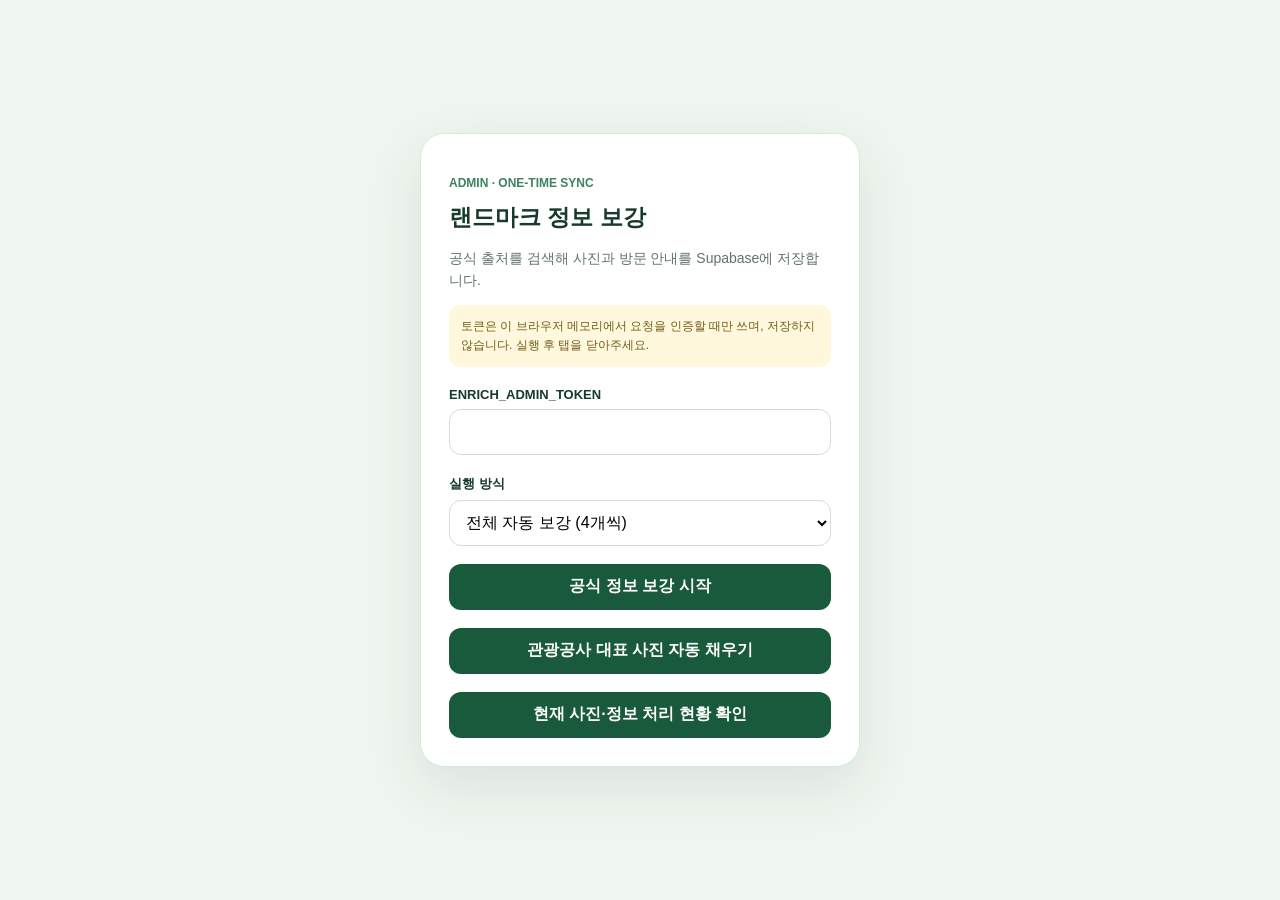
<file: prototype/admin-sync.html>
<!doctype html>
<html lang="ko">
  <head>
    <meta charset="UTF-8" />
    <meta name="viewport" content="width=device-width, initial-scale=1.0" />
    <meta name="robots" content="noindex,nofollow" />
    <title>대전갈까? · 랜드마크 데이터 보강</title>
    <style>
      :root{font-family:-apple-system,BlinkMacSystemFont,"Pretendard","Noto Sans KR",sans-serif;color:#173a2a;background:#eff6ef}*{box-sizing:border-box}body{margin:0;min-height:100vh;display:grid;place-items:center;padding:20px}.card{width:min(440px,100%);background:#fff;border:1px solid #d9e8dc;border-radius:24px;padding:28px;box-shadow:0 20px 55px #173a2a18}h1{font-size:23px;margin:0 0 8px}.eyebrow{color:#3d8360;font-size:12px;font-weight:800;margin-bottom:8px}p{color:#62736a;font-size:14px;line-height:1.6}label{display:block;font-size:13px;font-weight:800;margin:20px 0 7px}input,select,button{width:100%;min-height:46px;border-radius:12px;font:inherit}input,select{border:1px solid #cfe0d2;padding:0 12px;background:#fff}button{border:0;background:#195a3d;color:#fff;font-weight:800;margin-top:18px;cursor:pointer}button:disabled{opacity:.6;cursor:wait}.notice{padding:12px;border-radius:12px;background:#fff8dd;color:#735c19;font-size:12px;line-height:1.55}.result{display:none;white-space:pre-wrap;word-break:break-word;margin-top:16px;padding:12px;border-radius:12px;background:#f2f7f3;color:#325443;font:12px/1.55 ui-monospace,SFMono-Regular,Menlo,monospace}.result.show{display:block}.result.error{background:#fff0ee;color:#9e4139}
    </style>
  </head>
  <body>
    <main class="card">
      <p class="eyebrow">ADMIN · ONE-TIME SYNC</p>
      <h1>랜드마크 정보 보강</h1>
      <p>공식 출처를 검색해 사진과 방문 안내를 Supabase에 저장합니다.</p>
      <p class="notice">토큰은 이 브라우저 메모리에서 요청을 인증할 때만 쓰며, 저장하지 않습니다. 실행 후 탭을 닫아주세요.</p>
      <form id="syncForm">
        <label for="token">ENRICH_ADMIN_TOKEN</label>
        <input id="token" type="password" autocomplete="off" required />
        <label for="limit">실행 방식</label>
        <select id="limit"><option value="auto">전체 자동 보강 (4개씩)</option><option value="4">이번 4개만</option><option value="2">이번 2개만</option><option value="1">이번 1개만</option></select>
        <button id="submitButton" type="submit">공식 정보 보강 시작</button>
        <button id="ktoImageButton" type="button">관광공사 대표 사진 자동 채우기</button>
        <button id="statusButton" type="button">현재 사진·정보 처리 현황 확인</button>
      </form>
      <pre class="result" id="result" aria-live="polite"></pre>
    </main>
    <script>
      const form=document.querySelector('#syncForm');const token=document.querySelector('#token');const limit=document.querySelector('#limit');const button=document.querySelector('#submitButton');const ktoImageButton=document.querySelector('#ktoImageButton');const statusButton=document.querySelector('#statusButton');const result=document.querySelector('#result');
      const pause=(ms)=>new Promise((resolve)=>setTimeout(resolve,ms));
      async function enrichBatch(batchSize,secret){const response=await fetch(`/api/enrich-landmarks?limit=${encodeURIComponent(batchSize)}`,{method:'POST',headers:{Authorization:`Bearer ${secret}`}});const payload=await response.json().catch(()=>({}));if(!response.ok)throw new Error(payload.error||`HTTP ${response.status}`);return payload;}
      async function fillKtoImageBatch(secret){let lastError=null;for(let attempt=0;attempt<3;attempt+=1){try{const response=await fetch('/api/fill-landmark-images?limit=4',{method:'POST',headers:{Authorization:`Bearer ${secret}`}});const payload=await response.json().catch(()=>({}));if(response.ok)return payload;const error=new Error(payload.error||`HTTP ${response.status}`);if(![502,503,504].includes(response.status))throw error;lastError=error;}catch(error){lastError=error;if(!/HTTP (502|503|504)/.test(error.message))throw error;}await pause(1200*(attempt+1));}throw lastError||new Error('관광공사 사진 API 재시도 실패');}
      ktoImageButton.addEventListener('click',async()=>{if(!token.value){result.textContent='먼저 ENRICH_ADMIN_TOKEN을 입력해 주세요.';result.className='result show error';return;}const secret=token.value;let completed=0;let images=0;let lastPayload=null;ktoImageButton.disabled=true;button.disabled=true;limit.disabled=true;result.className='result show';try{do{result.textContent=`한국관광공사 관광지 대표 사진을 대조 중이에요…\n${completed}개 확인 · ${images}개 사진 확보\n탭을 닫지 말아주세요.`;lastPayload=await fillKtoImageBatch(secret);completed+=lastPayload.updated||0;images+=lastPayload.imagesFound||0;if((lastPayload.requested||0)===0||(lastPayload.remaining||0)===0)break;if((lastPayload.updated||0)<(lastPayload.requested||0))throw new Error('일부 항목 처리에 실패해 자동 실행을 멈췄어요.');await pause(350);}while(true);result.textContent=`관광공사 대표 사진 대조 완료\n${completed}개 확인 · ${images}개 공식 사진 저장\n\n${JSON.stringify(lastPayload,null,2)}`;}catch(error){result.textContent=`사진 자동 보강 중 ${completed}개 확인 · ${images}개 사진 저장\n\n요청 실패: ${error.message}`;result.className='result show error';}finally{ktoImageButton.disabled=false;button.disabled=false;limit.disabled=false;}});
      statusButton.addEventListener('click',async()=>{if(!token.value){result.textContent='먼저 ENRICH_ADMIN_TOKEN을 입력해 주세요.';result.className='result show error';return;}statusButton.disabled=true;result.className='result show';result.textContent='현재 처리 현황을 확인 중이에요…';try{const response=await fetch('/api/enrich-landmarks?status=true',{headers:{Authorization:`Bearer ${token.value}`}});const payload=await response.json().catch(()=>({}));if(!response.ok)throw new Error(payload.error||`HTTP ${response.status}`);result.textContent=`전체 ${payload.total}개 중 정보 보강 ${payload.enriched}개\n공식 사진 확보 ${payload.officialImages}개 · 사진 미확보 ${payload.withoutOfficialImage}개\n남은 보강 대상 ${payload.remaining}개\n\n${JSON.stringify(payload,null,2)}`;}catch(error){result.textContent=`현황 확인 실패: ${error.message}`;result.className='result show error';}finally{statusButton.disabled=false;}});
      form.addEventListener('submit',async(event)=>{event.preventDefault();const secret=token.value;const automatic=limit.value==='auto';button.disabled=true;limit.disabled=true;button.textContent=automatic?'전체 자동 보강 중…':'공식 정보 검색 중…';result.className='result show';let completed=0;let lastPayload=null;try{do{result.textContent=automatic?`랜드마크 ${completed}개 처리 완료. 다음 4개를 공식 출처로 확인 중이에요…\n탭을 닫지 말아주세요.`:'요청을 시작했어요. 최대 1분 정도 걸릴 수 있어요.';lastPayload=await enrichBatch(automatic?4:limit.value,secret);completed+=lastPayload.updated||0;if(!automatic)break;if((lastPayload.requested||0)===0||(lastPayload.remaining||0)===0)break;if((lastPayload.updated||0)<(lastPayload.requested||0))throw new Error('일부 항목 보강에 실패해 자동 실행을 멈췄어요. 결과를 확인한 뒤 다시 실행해 주세요.');await pause(350);}while(true);result.textContent=automatic?`전체 자동 보강 완료: ${completed}개 저장\n\n${JSON.stringify(lastPayload,null,2)}`:JSON.stringify(lastPayload,null,2);token.value='';}catch(error){result.textContent=`${automatic?`자동 보강 중 ${completed}개 저장\n\n`:''}요청 실패: ${error.message}`;result.className='result show error';}finally{button.disabled=false;limit.disabled=false;button.textContent='공식 정보 보강 시작';}});
    </script>
  </body>
</html>
</file>
